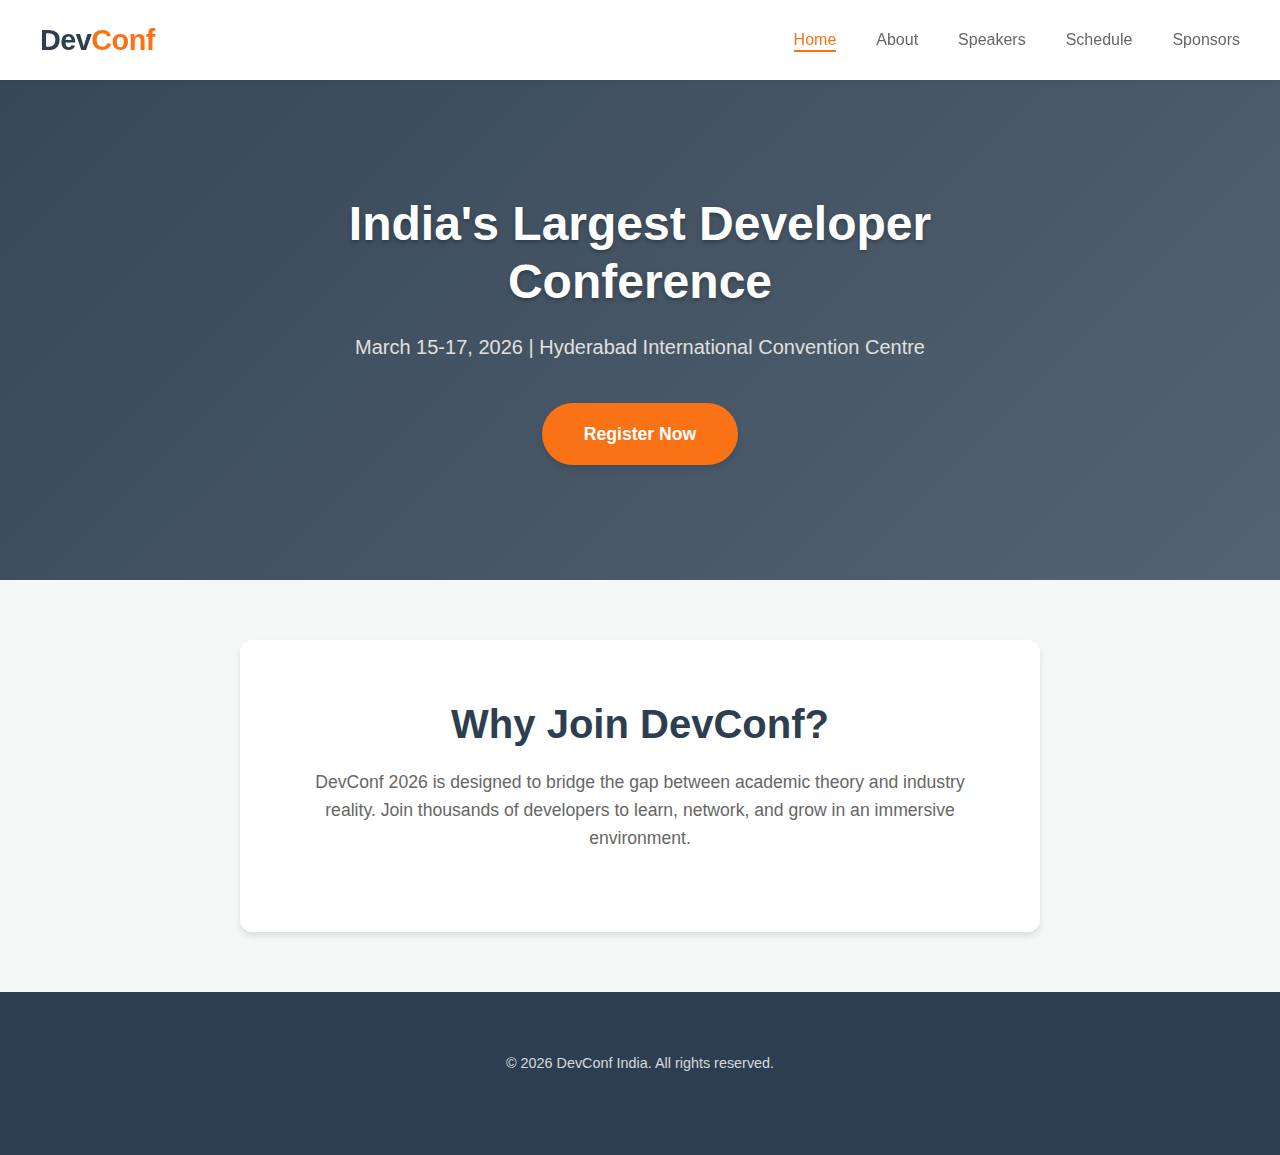
<file: index.html>
<!doctype html>
<html lang="en">
  <head>
    <meta charset="UTF-8" />
    <meta name="viewport" content="width=device-width, initial-scale=1.0" />
    <title>DevConf 2026 - Home</title>
    <link rel="stylesheet" href="css/styles.css" />
  </head>
  <body>
    <!-- Sticky Navbar -->
    <nav class="navbar">
      <div class="logo">Dev<span>Conf</span></div>
      <ul class="nav-links">
        <li><a href="index.html" class="active">Home</a></li>
        <li><a href="pages/about.html">About</a></li>
        <li><a href="pages/speakers.html">Speakers</a></li>
        <li><a href="pages/schedule.html">Schedule</a></li>
        <li><a href="pages/sponsors.html">Sponsors</a></li>
      </ul>
    </nav>

    <!-- Hero Section with Gradient -->
    <header class="hero-section">
      <h1>India's Largest Developer Conference</h1>
      <p class="hero-subtitle">
        March 15-17, 2026 | Hyderabad International Convention Centre
      </p>
      <a href="pages/register.html" class="primary-btn">Register Now</a>
    </header>

    <!-- Main Content -->
    <section class="main-content">
      <div class="info-card">
        <h2>Why Join DevConf?</h2>
        <p>
          DevConf 2026 is designed to bridge the gap between academic theory and
          industry reality. Join thousands of developers to learn, network, and
          grow in an immersive environment.
        </p>
      </div>
    </section>

    <!-- Footer -->
    <footer class="site-footer">
      <p>&copy; 2026 DevConf India. All rights reserved.</p>
    </footer>
  </body>
</html>
</file>
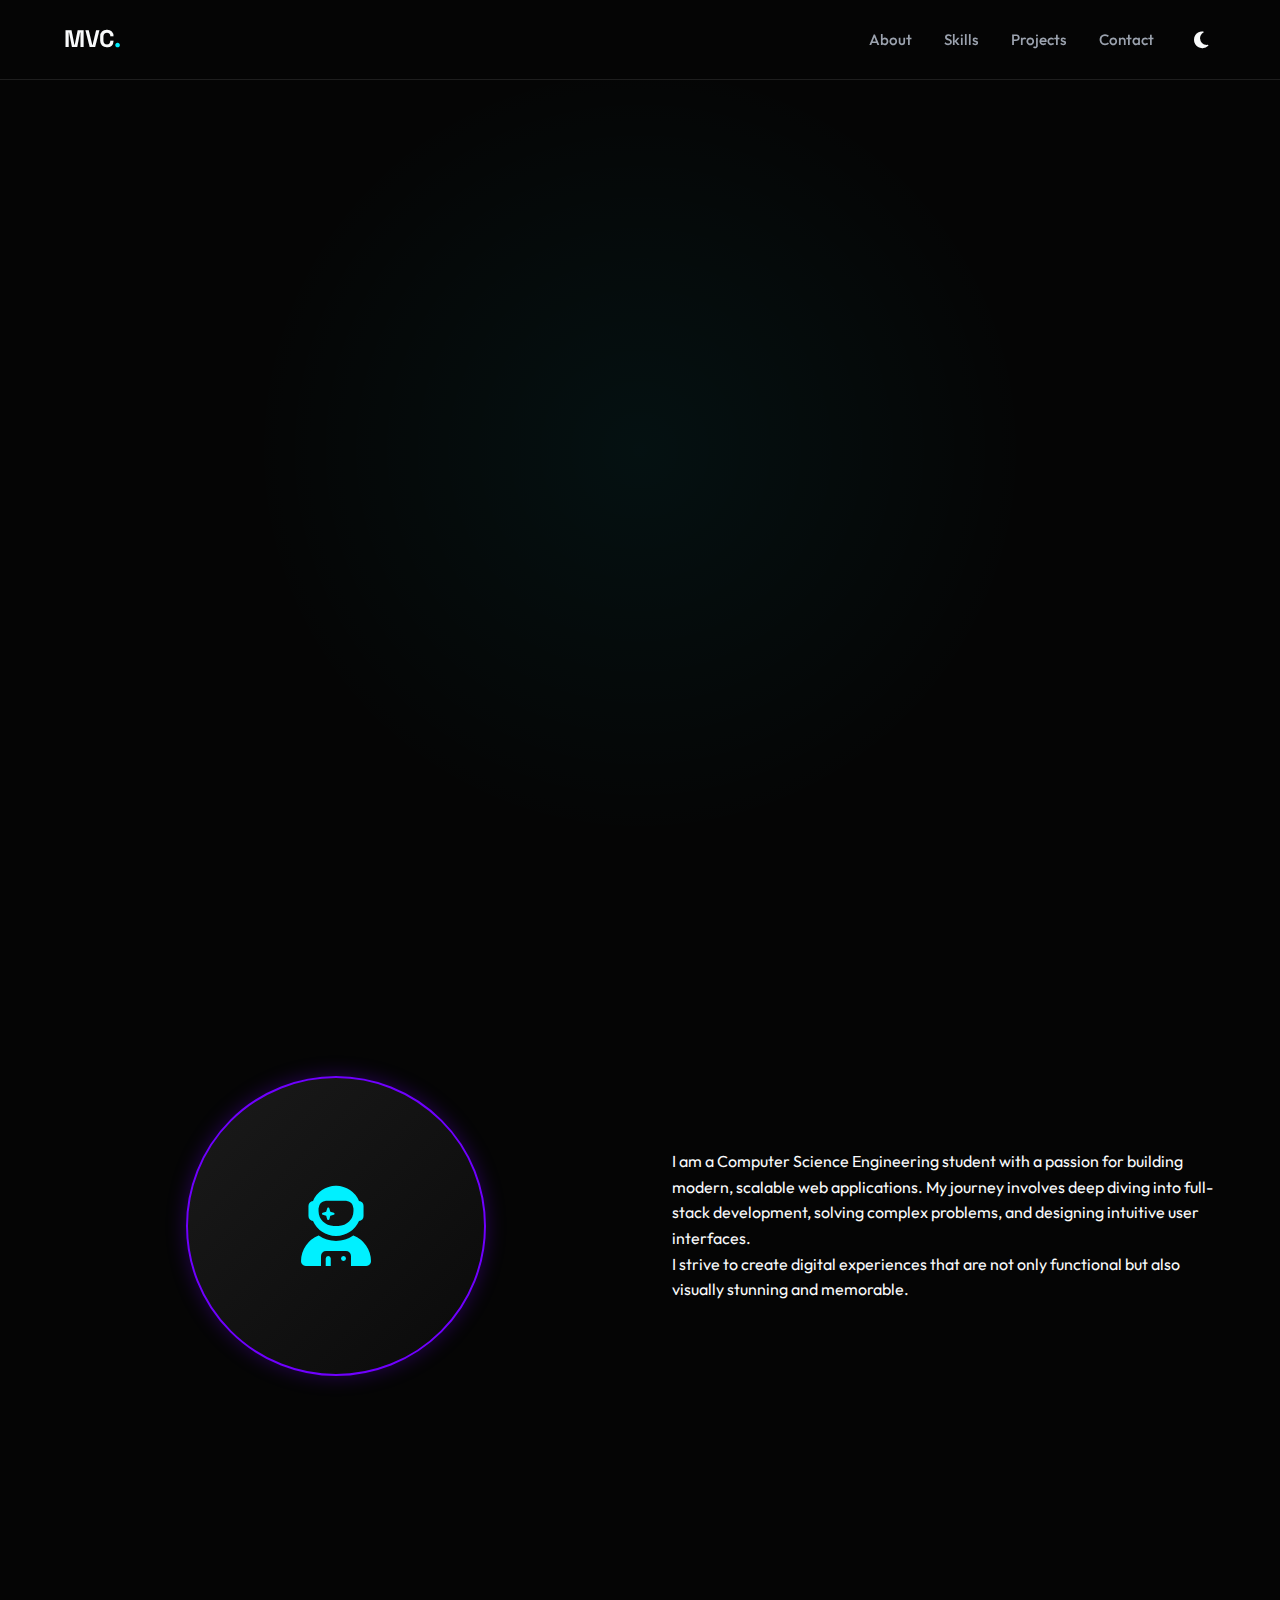
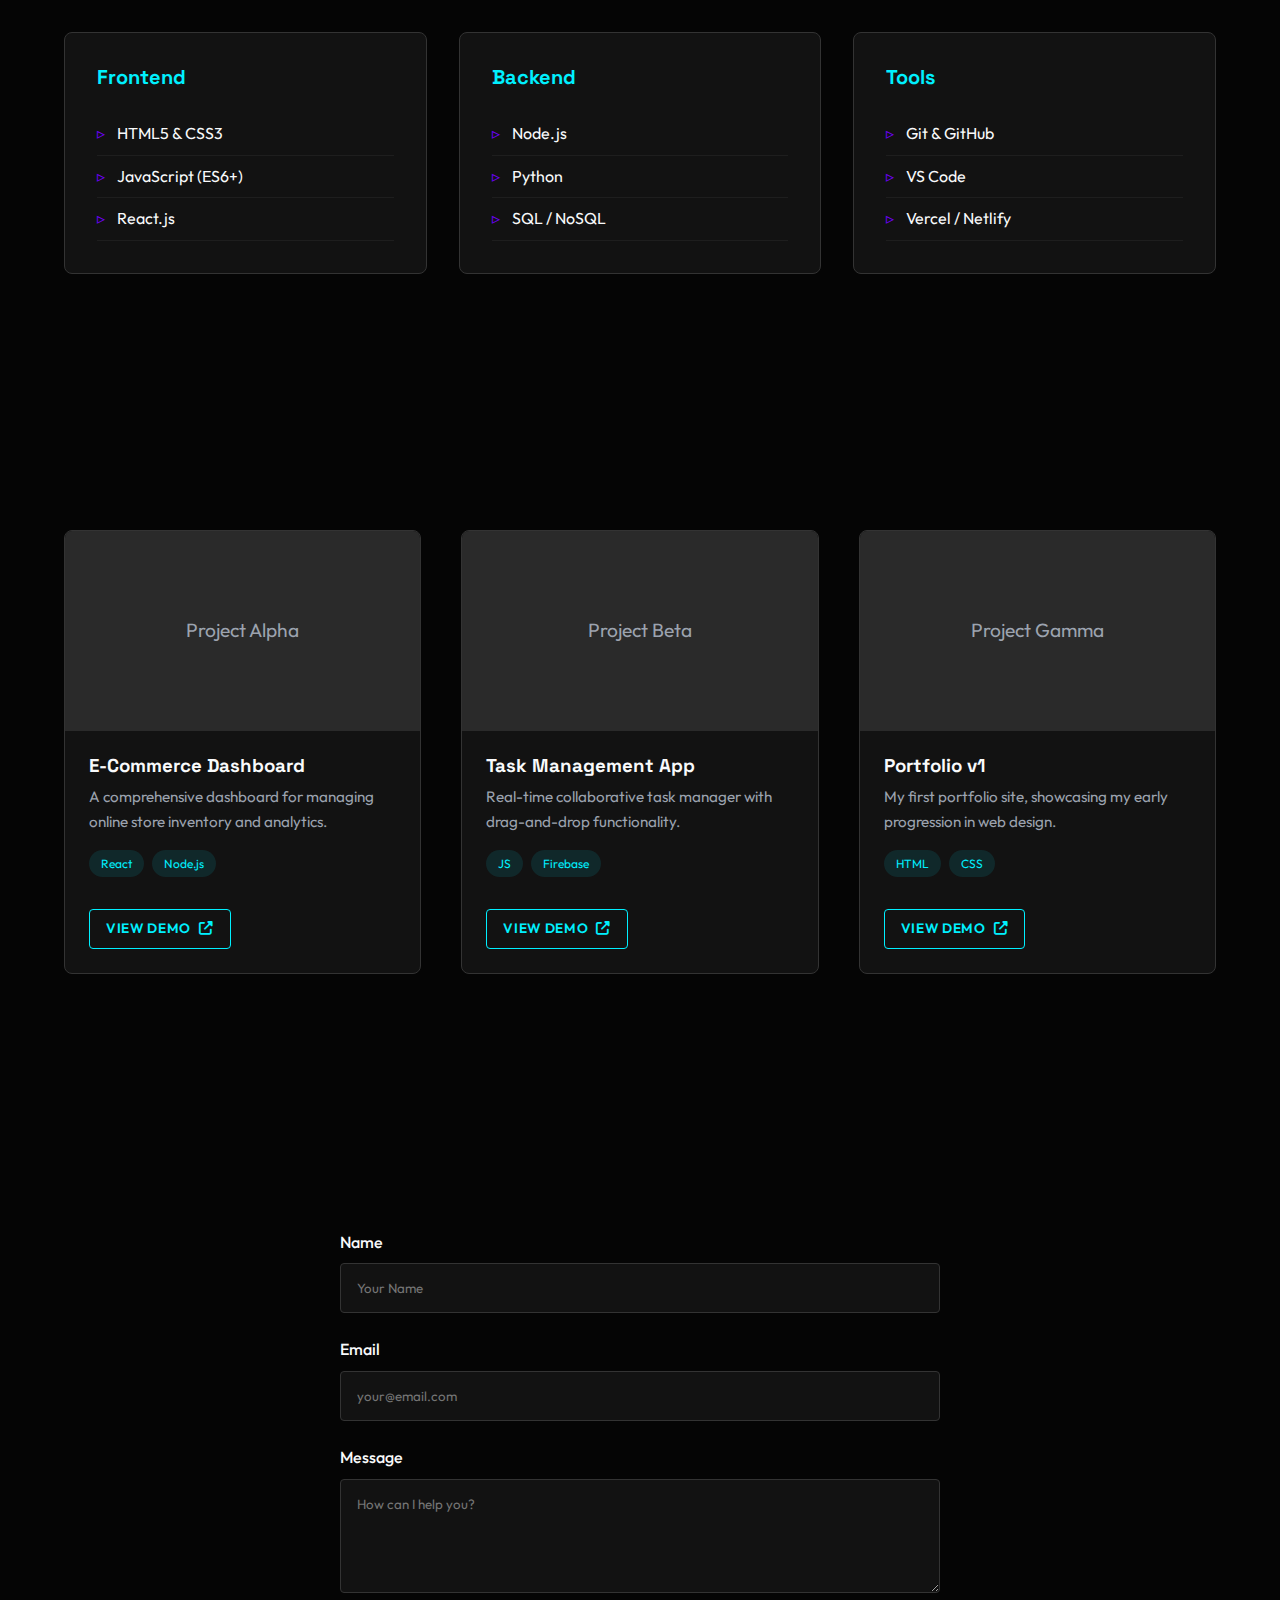
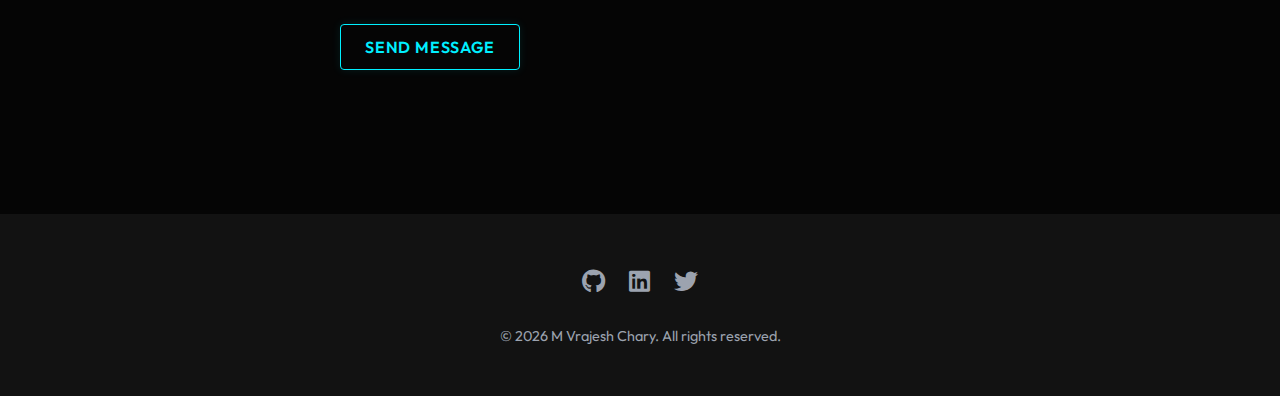
<file: vrajeshchary/index.html>
<!doctype html>
<html lang="en" data-theme="dark">
  <head>
    <meta charset="UTF-8" />
    <meta name="viewport" content="width=device-width, initial-scale=1.0" />
    <title>M Vrajesh Chary | Technical Portfolio</title>
    <meta
      name="description"
      content="Technical resume portfolio of M Vrajesh Chary, BTech CSE student. Showcasing full-stack projects, skills, and experience."
    />

    <!-- Fonts -->
    <link rel="preconnect" href="https://fonts.googleapis.com" />
    <link rel="preconnect" href="https://fonts.gstatic.com" crossorigin />
    <link
      href="https://fonts.googleapis.com/css2?family=Outfit:wght@300;400;500;600;700&family=Space+Grotesk:wght@300;400;500;600;700&display=swap"
      rel="stylesheet"
    />

    <!-- Styles -->
    <link rel="stylesheet" href="css/variables.css" />
    <link rel="stylesheet" href="css/global.css" />
    <link rel="stylesheet" href="css/layout.css" />
    <link rel="stylesheet" href="css/components.css" />
    <link rel="stylesheet" href="css/animations.css" />

    <!-- Icons -->
    <link
      rel="stylesheet"
      href="https://cdnjs.cloudflare.com/ajax/libs/font-awesome/6.4.0/css/all.min.css"
    />
  </head>
  <body>
    <a href="#main-content" class="skip-link">Skip to Content</a>

    <header class="site-header">
      <div class="container header-container">
        <a href="#" class="logo">MVC<span class="accent">.</span></a>

        <button
          class="menu-toggle"
          aria-label="Toggle navigation"
          aria-expanded="false"
        >
          <span class="hamburger"></span>
        </button>

        <nav class="site-nav">
          <ul class="nav-list">
            <li><a href="#about" class="nav-link">About</a></li>
            <li><a href="#skills" class="nav-link">Skills</a></li>
            <li><a href="#projects" class="nav-link">Projects</a></li>
            <li><a href="#contact" class="nav-link">Contact</a></li>
          </ul>
          <button class="theme-toggle" aria-label="Toggle dark mode">
            <i class="fas fa-moon"></i>
          </button>
        </nav>
      </div>
    </header>

    <main id="main-content">
      <!-- Hero Section -->
      <section id="hero" class="hero-section">
        <div class="container hero-content">
          <h1 class="hero-title">
            Hello, I'm <span class="highlight">M Vrajesh Chary</span>
          </h1>
          <h2 class="hero-subtitle">
            BTech CSE Student & Full-Stack Developer
          </h2>
          <p class="hero-bio">
            Building exotic, high-performance web experiences.
          </p>
          <div class="hero-actions">
            <a href="#projects" class="btn btn-primary">View Work</a>
            <a href="#contact" class="btn btn-secondary">Contact Me</a>
          </div>
        </div>
      </section>

      <!-- About Section -->
      <section id="about" class="section about-section">
        <div class="container">
          <h2 class="section-title">About Me</h2>
          <div class="about-grid">
            <div class="about-image">
              <!-- Placeholder for profile image -->
              <div class="image-placeholder">
                <i class="fas fa-user-astronaut"></i>
              </div>
            </div>
            <div class="about-text">
              <p>
                I am a Computer Science Engineering student with a passion for
                building modern, scalable web applications. My journey involves
                deep diving into full-stack development, solving complex
                problems, and designing intuitive user interfaces.
              </p>
              <p>
                I strive to create digital experiences that are not only
                functional but also visually stunning and memorable.
              </p>
            </div>
          </div>
        </div>
      </section>

      <!-- Skills Section -->
      <section id="skills" class="section skills-section">
        <div class="container">
          <h2 class="section-title">Technical Skills</h2>
          <div class="skills-grid">
            <!-- Skills will be populated here -->
            <article class="skill-card">
              <h3>Frontend</h3>
              <ul>
                <li>HTML5 & CSS3</li>
                <li>JavaScript (ES6+)</li>
                <li>React.js</li>
              </ul>
            </article>
            <article class="skill-card">
              <h3>Backend</h3>
              <ul>
                <li>Node.js</li>
                <li>Python</li>
                <li>SQL / NoSQL</li>
              </ul>
            </article>
            <article class="skill-card">
              <h3>Tools</h3>
              <ul>
                <li>Git & GitHub</li>
                <li>VS Code</li>
                <li>Vercel / Netlify</li>
              </ul>
            </article>
          </div>
        </div>
      </section>

      <!-- Projects Section -->
      <section id="projects" class="section projects-section">
        <div class="container">
          <h2 class="section-title">Featured Projects</h2>
          <div class="projects-grid">
            <!-- Project 1 -->
            <figure class="project-card">
              <div class="project-image">
                <div class="image-placeholder">Project Alpha</div>
              </div>
              <figcaption class="project-info">
                <h3>E-Commerce Dashboard</h3>
                <p>
                  A comprehensive dashboard for managing online store inventory
                  and analytics.
                </p>
                <div class="tags">
                  <span class="tag">React</span>
                  <span class="tag">Node.js</span>
                </div>
                <a href="#" class="btn btn-sm"
                  >View Demo <i class="fas fa-external-link-alt"></i
                ></a>
              </figcaption>
            </figure>

            <!-- Project 2 -->
            <figure class="project-card">
              <div class="project-image">
                <div class="image-placeholder">Project Beta</div>
              </div>
              <figcaption class="project-info">
                <h3>Task Management App</h3>
                <p>
                  Real-time collaborative task manager with drag-and-drop
                  functionality.
                </p>
                <div class="tags">
                  <span class="tag">JS</span>
                  <span class="tag">Firebase</span>
                </div>
                <a href="#" class="btn btn-sm"
                  >View Demo <i class="fas fa-external-link-alt"></i
                ></a>
              </figcaption>
            </figure>

            <!-- Project 3 -->
            <figure class="project-card">
              <div class="project-image">
                <div class="image-placeholder">Project Gamma</div>
              </div>
              <figcaption class="project-info">
                <h3>Portfolio v1</h3>
                <p>
                  My first portfolio site, showcasing my early progression in
                  web design.
                </p>
                <div class="tags">
                  <span class="tag">HTML</span>
                  <span class="tag">CSS</span>
                </div>
                <a href="#" class="btn btn-sm"
                  >View Demo <i class="fas fa-external-link-alt"></i
                ></a>
              </figcaption>
            </figure>
          </div>
        </div>
      </section>

      <!-- Contact Section -->
      <section id="contact" class="section contact-section">
        <div class="container">
          <h2 class="section-title">Get In Touch</h2>
          <div class="contact-wrapper">
            <form class="contact-form" action="#" method="POST">
              <div class="form-group">
                <label for="name">Name</label>
                <input
                  type="text"
                  id="name"
                  name="name"
                  required
                  placeholder="Your Name"
                />
              </div>
              <div class="form-group">
                <label for="email">Email</label>
                <input
                  type="email"
                  id="email"
                  name="email"
                  required
                  placeholder="your@email.com"
                />
              </div>
              <div class="form-group">
                <label for="message">Message</label>
                <textarea
                  id="message"
                  name="message"
                  rows="5"
                  required
                  placeholder="How can I help you?"
                ></textarea>
              </div>
              <button type="submit" class="btn btn-primary">
                Send Message
              </button>
            </form>
          </div>
        </div>
      </section>
    </main>

    <footer class="site-footer">
      <div class="container">
        <div class="social-links">
          <a
            href="https://github.com/VrajeshChary"
            target="_blank"
            aria-label="GitHub"
            ><i class="fab fa-github"></i
          ></a>
          <a
            href="https://www.linkedin.com/in/vrajeshchary/"
            target="_blank"
            aria-label="LinkedIn"
            ><i class="fab fa-linkedin"></i
          ></a>
          <a
            href="https://x.com/VrajeshChary"
            target="_blank"
            aria-label="Twitter"
            ><i class="fab fa-twitter"></i
          ></a>
        </div>
        <p class="copyright">
          &copy; 2026 M Vrajesh Chary. All rights reserved.
        </p>
      </div>
    </footer>

    <script src="js/main.js"></script>
  </body>
</html>
</file>
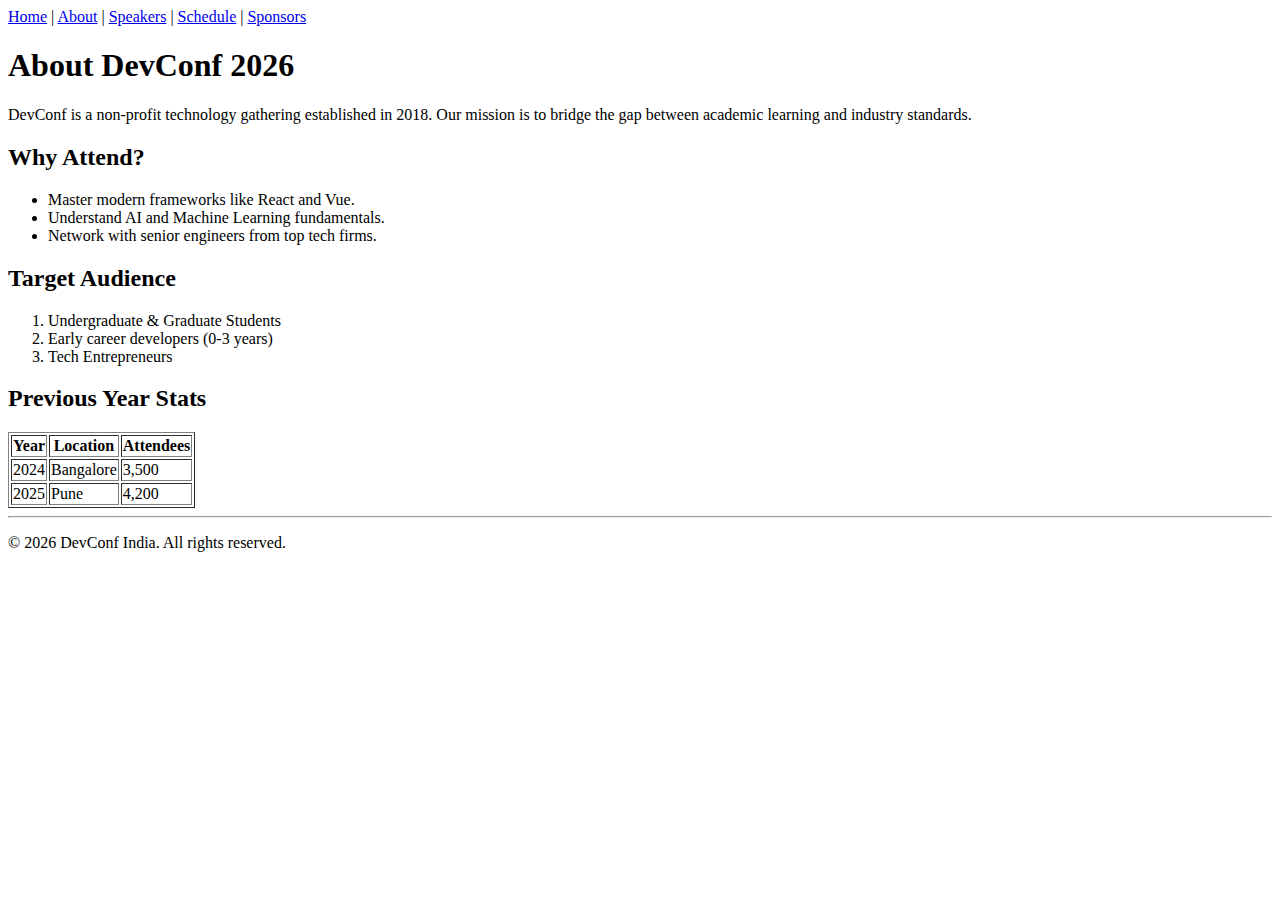
<file: Day-01/about.html>
<!DOCTYPE html>
<html lang="en">
<head>
  <meta charset="UTF-8">
  <title>DevConf 2026 - About</title>
</head>
<body>
  <nav>
    <a href="index.html">Home</a> |
    <a href="about.html">About</a> |
    <a href="speakers.html">Speakers</a> |
    <a href="schedule.html">Schedule</a> |
    <a href="sponsors.html">Sponsors</a>
  </nav>

  <main>
    <h1>About DevConf 2026</h1>
    <p>DevConf is a non-profit technology gathering established in 2018. Our mission is to bridge the gap between academic learning and industry standards.</p>
    
    <h2>Why Attend?</h2>
    <ul>
      <li>Master modern frameworks like React and Vue.</li>
      <li>Understand AI and Machine Learning fundamentals.</li>
      <li>Network with senior engineers from top tech firms.</li>
    </ul>

    <h2>Target Audience</h2>
    <ol>
      <li>Undergraduate & Graduate Students</li>
      <li>Early career developers (0-3 years)</li>
      <li>Tech Entrepreneurs</li>
    </ol>

    <h2>Previous Year Stats</h2>
    <table border="1">
      <thead>
        <tr><th>Year</th><th>Location</th><th>Attendees</th></tr>
      </thead>
      <tbody>
        <tr><td>2024</td><td>Bangalore</td><td>3,500</td></tr>
        <tr><td>2025</td><td>Pune</td><td>4,200</td></tr>
      </tbody>
    </table>
  </main>

  <footer>
    <hr>
    <p>&copy; 2026 DevConf India. All rights reserved.</p>
  </footer>
</body>
</html>
</file>
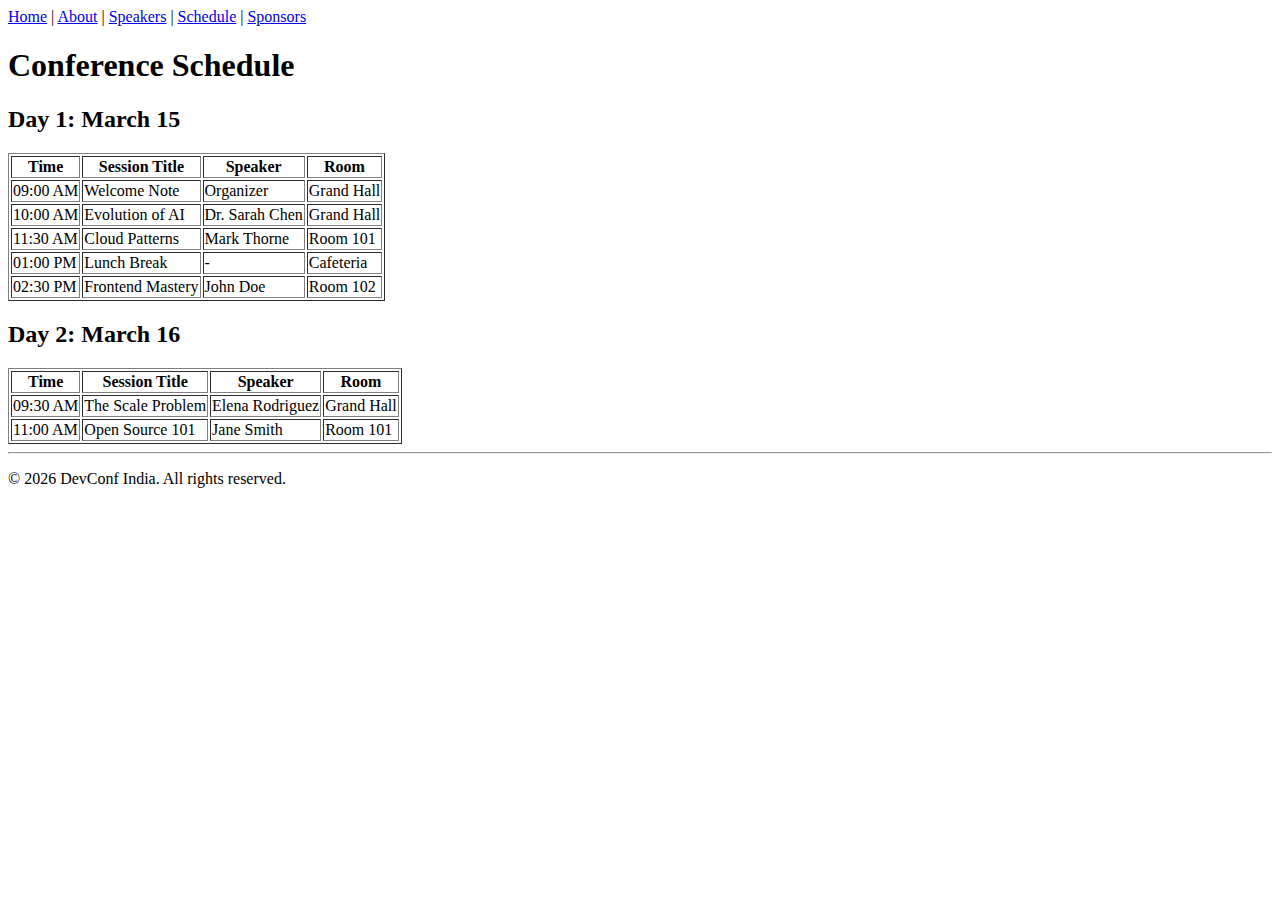
<file: Day-01/schedule.html>
<!DOCTYPE html>
<html lang="en">
<head>
  <meta charset="UTF-8">
  <title>DevConf 2026 - Schedule</title>
</head>
<body>
  <nav>
    <a href="index.html">Home</a> |
    <a href="about.html">About</a> |
    <a href="speakers.html">Speakers</a> |
    <a href="schedule.html">Schedule</a> |
    <a href="sponsors.html">Sponsors</a>
  </nav>

  <main>
    <h1>Conference Schedule</h1>
    
    <h2>Day 1: March 15</h2>
    <table border="1">
      <thead>
        <tr><th>Time</th><th>Session Title</th><th>Speaker</th><th>Room</th></tr>
      </thead>
      <tbody>
        <tr><td>09:00 AM</td><td>Welcome Note</td><td>Organizer</td><td>Grand Hall</td></tr>
        <tr><td>10:00 AM</td><td>Evolution of AI</td><td>Dr. Sarah Chen</td><td>Grand Hall</td></tr>
        <tr><td>11:30 AM</td><td>Cloud Patterns</td><td>Mark Thorne</td><td>Room 101</td></tr>
        <tr><td>01:00 PM</td><td>Lunch Break</td><td>-</td><td>Cafeteria</td></tr>
        <tr><td>02:30 PM</td><td>Frontend Mastery</td><td>John Doe</td><td>Room 102</td></tr>
      </tbody>
    </table>

    <h2>Day 2: March 16</h2>
    <table border="1">
      <thead>
        <tr><th>Time</th><th>Session Title</th><th>Speaker</th><th>Room</th></tr>
      </thead>
      <tbody>
        <tr><td>09:30 AM</td><td>The Scale Problem</td><td>Elena Rodriguez</td><td>Grand Hall</td></tr>
        <tr><td>11:00 AM</td><td>Open Source 101</td><td>Jane Smith</td><td>Room 101</td></tr>
      </tbody>
    </table>
  </main>

  <footer>
    <hr>
    <p>&copy; 2026 DevConf India. All rights reserved.</p>
  </footer>
</body>
</html>
</file>
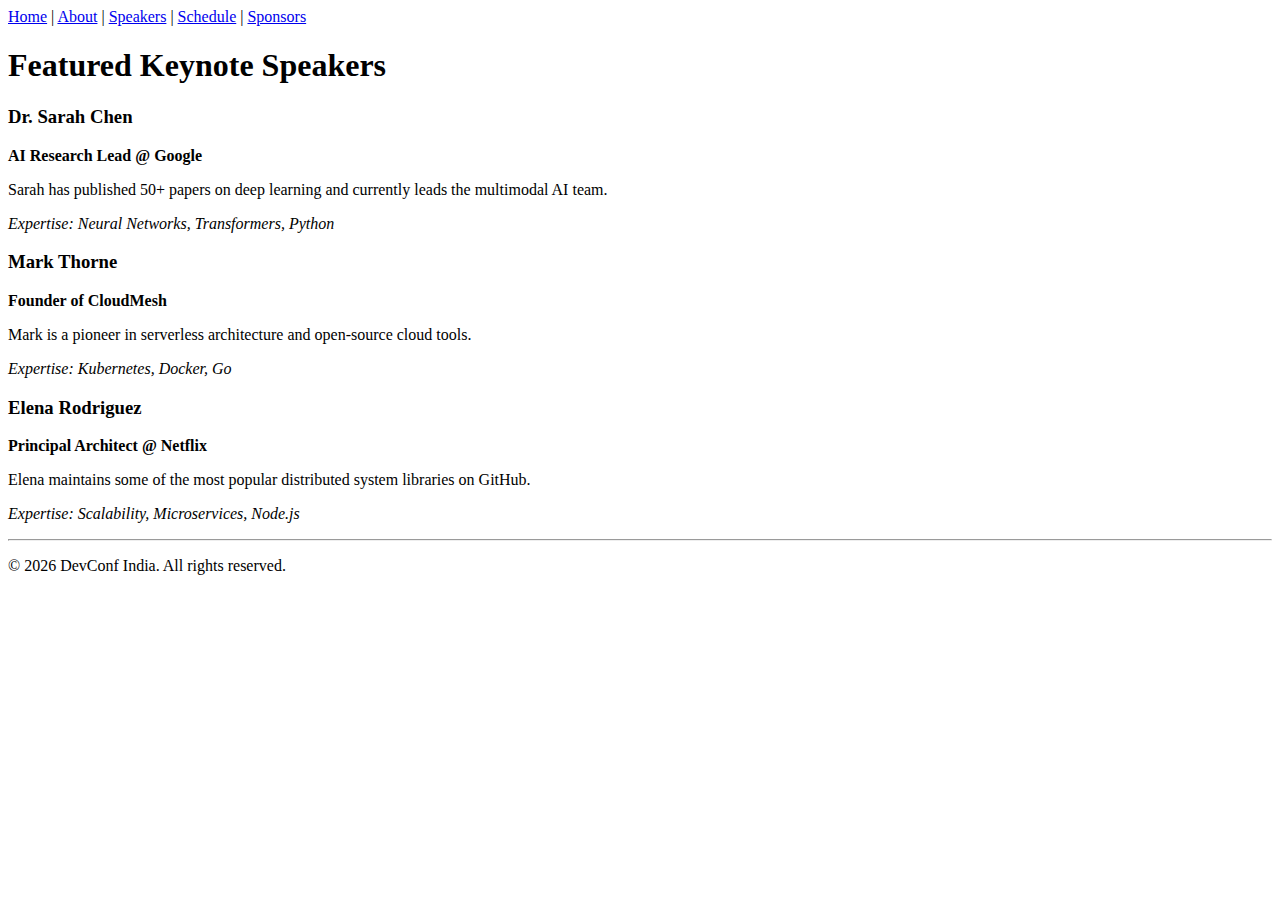
<file: Day-01/speakers.html>
<!DOCTYPE html>
<html lang="en">
<head>
  <meta charset="UTF-8">
  <title>DevConf 2026 - Speakers</title>
</head>
<body>
  <nav>
    <a href="index.html">Home</a> |
    <a href="about.html">About</a> |
    <a href="speakers.html">Speakers</a> |
    <a href="schedule.html">Schedule</a> |
    <a href="sponsors.html">Sponsors</a>
  </nav>

  <main>
    <h1>Featured Keynote Speakers</h1>
    
    <div class="speaker-card">
      <h3>Dr. Sarah Chen</h3>
      <p><strong>AI Research Lead @ Google</strong></p>
      <p>Sarah has published 50+ papers on deep learning and currently leads the multimodal AI team.</p>
      <p><em>Expertise: Neural Networks, Transformers, Python</em></p>
    </div>

    <div class="speaker-card">
      <h3>Mark Thorne</h3>
      <p><strong>Founder of CloudMesh</strong></p>
      <p>Mark is a pioneer in serverless architecture and open-source cloud tools.</p>
      <p><em>Expertise: Kubernetes, Docker, Go</em></p>
    </div>

    <div class="speaker-card">
      <h3>Elena Rodriguez</h3>
      <p><strong>Principal Architect @ Netflix</strong></p>
      <p>Elena maintains some of the most popular distributed system libraries on GitHub.</p>
      <p><em>Expertise: Scalability, Microservices, Node.js</em></p>
    </div>
  </main>

  <footer>
    <hr>
    <p>&copy; 2026 DevConf India. All rights reserved.</p>
  </footer>
</body>
</html>
</file>
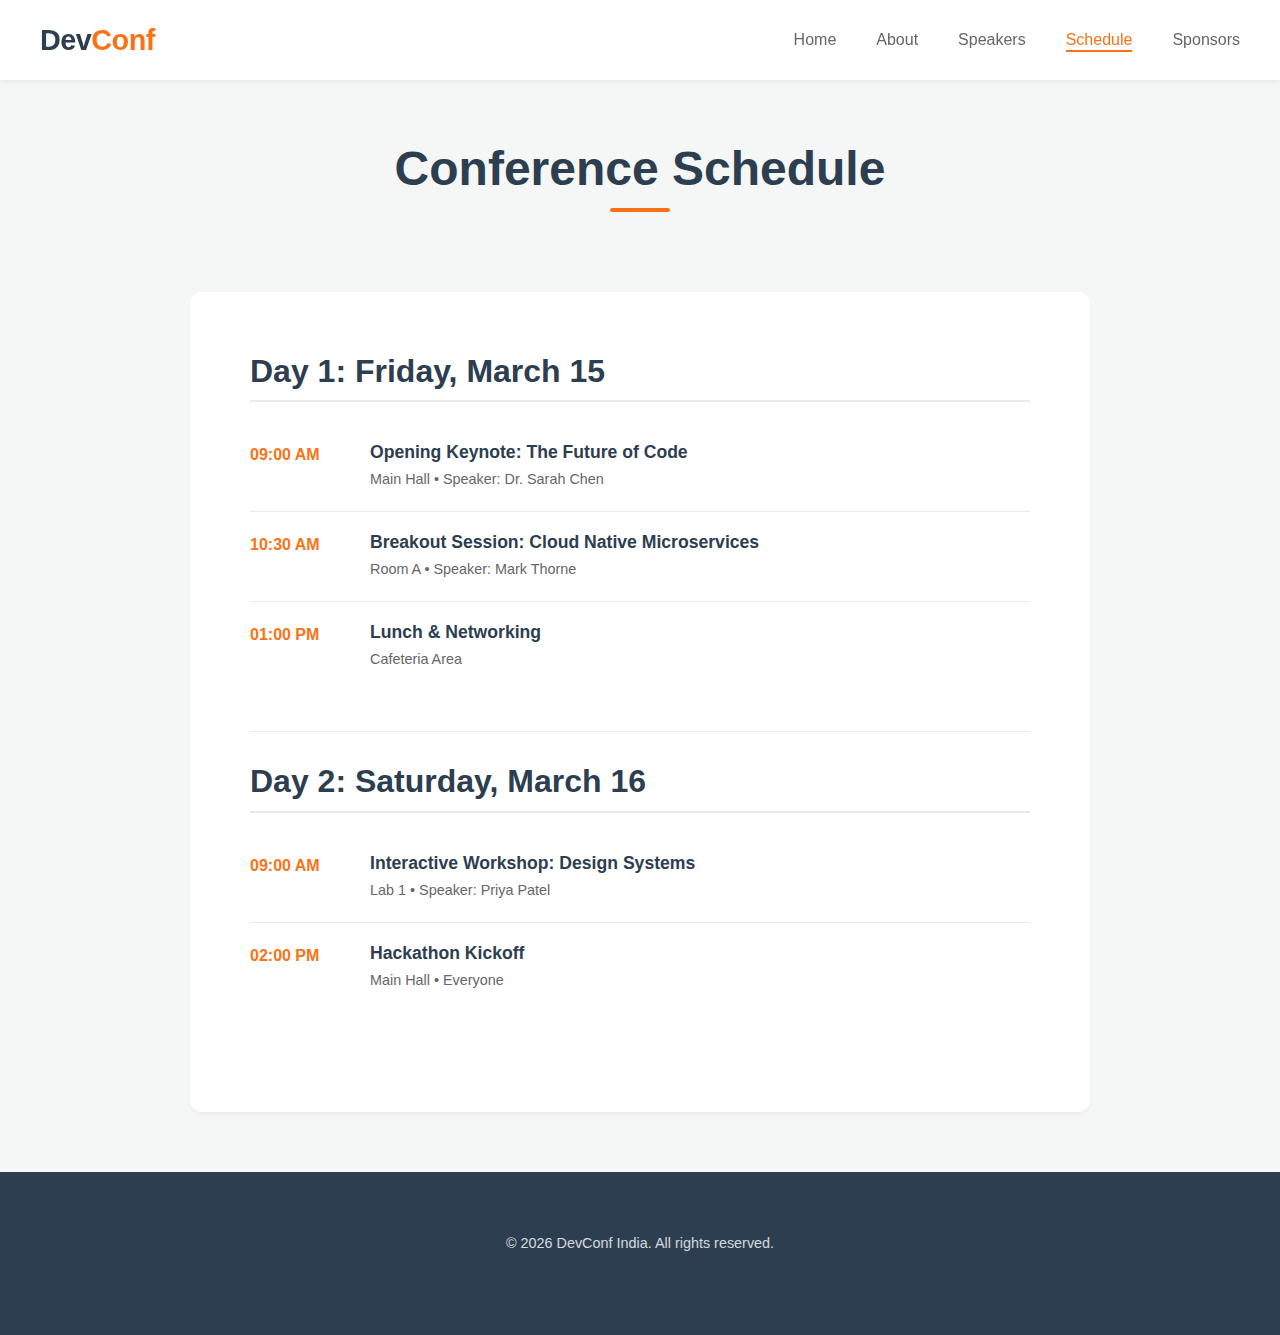
<file: pages/schedule.html>
<!doctype html>
<html lang="en">
  <head>
    <meta charset="UTF-8" />
    <meta name="viewport" content="width=device-width, initial-scale=1.0" />
    <title>Schedule - DevConf 2026</title>
    <link rel="stylesheet" href="../css/styles.css" />
  </head>
  <body>
    <nav class="navbar">
      <div class="logo">Dev<span>Conf</span></div>
      <ul class="nav-links">
        <li><a href="../index.html">Home</a></li>
        <li><a href="about.html">About</a></li>
        <li><a href="speakers.html">Speakers</a></li>
        <li><a href="schedule.html" class="active">Schedule</a></li>
        <li><a href="sponsors.html">Sponsors</a></li>
      </ul>
    </nav>

    <main class="page-container">
      <h1 class="page-title">Conference Schedule</h1>

      <div class="content-box">
        <!-- Day 1 -->
        <div class="schedule-day">
          <h3>Day 1: Friday, March 15</h3>

          <div class="schedule-item">
            <div class="schedule-time">09:00 AM</div>
            <div class="schedule-details">
              <h4>Opening Keynote: The Future of Code</h4>
              <p>Main Hall • Speaker: Dr. Sarah Chen</p>
            </div>
          </div>

          <div class="schedule-item">
            <div class="schedule-time">10:30 AM</div>
            <div class="schedule-details">
              <h4>Breakout Session: Cloud Native Microservices</h4>
              <p>Room A • Speaker: Mark Thorne</p>
            </div>
          </div>

          <div class="schedule-item">
            <div class="schedule-time">01:00 PM</div>
            <div class="schedule-details">
              <h4>Lunch & Networking</h4>
              <p>Cafeteria Area</p>
            </div>
          </div>
        </div>

        <!-- Divider -->
        <hr
          style="
            border: 0;
            border-top: 1px solid var(--color-border);
            margin: 30px 0;
          "
        />

        <!-- Day 2 -->
        <div class="schedule-day">
          <h3>Day 2: Saturday, March 16</h3>

          <div class="schedule-item">
            <div class="schedule-time">09:00 AM</div>
            <div class="schedule-details">
              <h4>Interactive Workshop: Design Systems</h4>
              <p>Lab 1 • Speaker: Priya Patel</p>
            </div>
          </div>

          <div class="schedule-item">
            <div class="schedule-time">02:00 PM</div>
            <div class="schedule-details">
              <h4>Hackathon Kickoff</h4>
              <p>Main Hall • Everyone</p>
            </div>
          </div>
        </div>
      </div>
    </main>

    <footer class="site-footer">
      <p>&copy; 2026 DevConf India. All rights reserved.</p>
    </footer>
  </body>
</html>
</file>
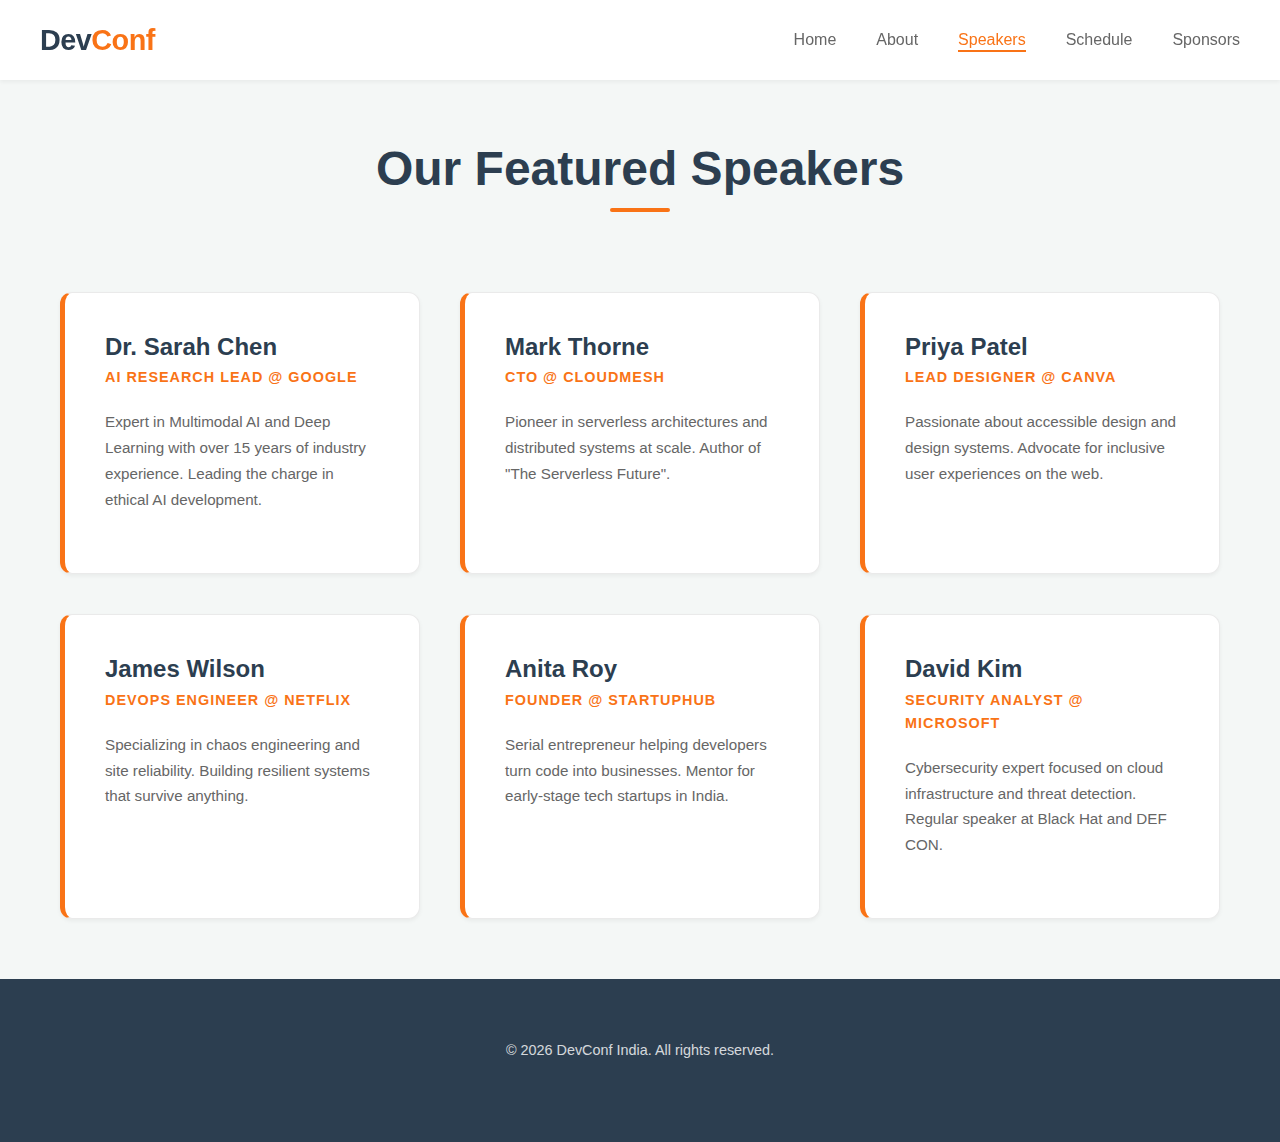
<file: pages/speakers.html>
<!doctype html>
<html lang="en">
  <head>
    <meta charset="UTF-8" />
    <meta name="viewport" content="width=device-width, initial-scale=1.0" />
    <title>Speakers - DevConf 2026</title>
    <link rel="stylesheet" href="../css/styles.css" />
  </head>
  <body>
    <!-- Navigation using Flexbox -->
    <nav class="navbar">
      <div class="logo">Dev<span>Conf</span></div>
      <ul class="nav-links">
        <li><a href="../index.html">Home</a></li>
        <li><a href="about.html">About</a></li>
        <li><a href="speakers.html" class="active">Speakers</a></li>
        <li><a href="schedule.html">Schedule</a></li>
        <li><a href="sponsors.html">Sponsors</a></li>
      </ul>
    </nav>

    <main class="page-container">
      <h1 class="page-title">Our Featured Speakers</h1>

      <!-- Grid Container -->
      <div class="speaker-grid">
        <!-- Speaker 1 -->
        <div class="speaker-profile">
          <h4>Dr. Sarah Chen</h4>
          <p class="role">AI Research Lead @ Google</p>
          <p class="bio">
            Expert in Multimodal AI and Deep Learning with over 15 years of
            industry experience. Leading the charge in ethical AI development.
          </p>
        </div>

        <!-- Speaker 2 -->
        <div class="speaker-profile">
          <h4>Mark Thorne</h4>
          <p class="role">CTO @ CloudMesh</p>
          <p class="bio">
            Pioneer in serverless architectures and distributed systems at
            scale. Author of "The Serverless Future".
          </p>
        </div>

        <!-- Speaker 3 -->
        <div class="speaker-profile">
          <h4>Priya Patel</h4>
          <p class="role">Lead Designer @ Canva</p>
          <p class="bio">
            Passionate about accessible design and design systems. Advocate for
            inclusive user experiences on the web.
          </p>
        </div>

        <!-- Speaker 4 -->
        <div class="speaker-profile">
          <h4>James Wilson</h4>
          <p class="role">DevOps Engineer @ Netflix</p>
          <p class="bio">
            Specializing in chaos engineering and site reliability. Building
            resilient systems that survive anything.
          </p>
        </div>

        <!-- Speaker 5 -->
        <div class="speaker-profile">
          <h4>Anita Roy</h4>
          <p class="role">Founder @ StartupHub</p>
          <p class="bio">
            Serial entrepreneur helping developers turn code into businesses.
            Mentor for early-stage tech startups in India.
          </p>
        </div>

        <!-- Speaker 6 -->
        <div class="speaker-profile">
          <h4>David Kim</h4>
          <p class="role">Security Analyst @ Microsoft</p>
          <p class="bio">
            Cybersecurity expert focused on cloud infrastructure and threat
            detection. Regular speaker at Black Hat and DEF CON.
          </p>
        </div>
      </div>
    </main>

    <footer class="site-footer">
      <p>&copy; 2026 DevConf India. All rights reserved.</p>
    </footer>
  </body>
</html>
</file>
<file: css/styles.css>
/* =========================================
   DevConf 2026 - Phase 2 Stylesheet
   Focus: Advanced Layouts (Flexbox & Grid)
   ========================================= */

/* 
   =========================================
   1. CSS Variables (Theming System)
   =========================================
*/
:root {
  /* Colors */
  --color-primary: #2c3e50; /* Dark Blue */
  --color-accent: #f97316; /* Orange */
  --color-accent-hover: #e8630a; /* Darker Orange */
  --color-bg-body: #f4f7f6; /* Light Grey Background */
  --color-bg-surface: #ffffff; /* White Surface */
  --color-text-main: #333333; /* Dark Grey Text */
  --color-text-light: #666666; /* Medium Grey Text */
  --color-text-muted: #999999; /* Light Grey Text */
  --color-border: #eaeaea; /* Border Color */

  /* Fonts */
  --font-family-body: "Roboto", sans-serif;
  --font-family-heading: "Inter", sans-serif;

  /* Spacing */
  --spacing-xs: 5px;
  --spacing-sm: 10px;
  --spacing-md: 20px;
  --spacing-lg: 40px;
  --spacing-xl: 60px;
  --spacing-xxl: 100px;

  /* Layout */
  --max-width-container: 1200px;
  --header-height: 80px;

  /* Shadows */
  --shadow-sm: 0 2px 4px rgba(0, 0, 0, 0.05);
  --shadow-md: 0 4px 6px rgba(0, 0, 0, 0.1);
  --shadow-lg: 0 10px 15px rgba(0, 0, 0, 0.1);
  --shadow-hover: 0 20px 25px rgba(0, 0, 0, 0.15);

  /* Transitions */
  --transition-fast: 0.2s ease;
  --transition-normal: 0.3s ease;
}

/* =========================================
   2. Global Resets & Basics
   ========================================= */
* {
  box-sizing: border-box;
  margin: 0;
  padding: 0;
}

html {
  scroll-behavior: smooth;
}

body {
  font-family: var(--font-family-body);
  line-height: 1.6;
  color: var(--color-text-main);
  background-color: var(--color-bg-body);
  display: flex;
  flex-direction: column;
  min-height: 100vh;
}

img {
  max-width: 100%;
  display: block;
  height: auto;
}

ul {
  list-style: none;
}

a {
  text-decoration: none;
  color: inherit;
  transition: color var(--transition-fast);
}

/* =========================================
   3. Typography
   ========================================= */
h1,
h2,
h3,
h4,
h5,
h6 {
  font-family: var(--font-family-heading);
  color: var(--color-primary);
  line-height: 1.2;
  margin-bottom: var(--spacing-md);
}

h1 {
  font-size: 3rem;
  font-weight: 800;
}
h2 {
  font-size: 2.5rem;
  font-weight: 700;
}
h3 {
  font-size: 2rem;
  font-weight: 600;
}
h4 {
  font-size: 1.5rem;
  font-weight: 600;
}

p {
  margin-bottom: var(--spacing-md);
}

/* =========================================
   4. Navigation (Flexbox & Sticky)
   ========================================= */
.navbar {
  display: flex; /* Flexbox Requirement */
  justify-content: space-between;
  align-items: center;
  padding: 0 var(--spacing-lg);
  height: var(--header-height);
  background-color: var(--color-bg-surface);
  box-shadow: var(--shadow-sm);

  /* Sticky Positioning Requirement */
  position: sticky;
  top: 0;
  z-index: 1000;
  width: 100%;
}

.logo {
  font-family: var(--font-family-heading);
  font-size: 1.8rem;
  font-weight: 800;
  color: var(--color-primary);
  letter-spacing: -0.5px;
}

.logo span {
  color: var(--color-accent);
}

.nav-links {
  display: flex; /* Flexbox for links */
  gap: var(--spacing-lg); /* Consistent spacing */
}

.nav-links a {
  font-weight: 500;
  color: var(--color-text-light);
  position: relative;
  font-size: 1rem;
}

.nav-links a:hover,
.nav-links a.active {
  color: var(--color-accent);
}

/* Underline effect for nav links */
.nav-links a::after {
  content: "";
  position: absolute;
  width: 0;
  height: 2px;
  bottom: -4px;
  left: 0;
  background-color: var(--color-accent);
  transition: width var(--transition-fast);
}

.nav-links a:hover::after,
.nav-links a.active::after {
  width: 100%;
}

/* =========================================
   5. Hero Section (Gradients & Backgrounds)
   ========================================= */
.hero-section {
  display: flex;
  flex-direction: column;
  justify-content: center;
  align-items: center;
  text-align: center;
  padding: var(--spacing-xxl) var(--spacing-md);

  /* Requirement: linear-gradient */
  background:
    linear-gradient(135deg, rgba(44, 62, 80, 0.95), rgba(44, 62, 80, 0.8)),
    url("https://images.unsplash.com/photo-1540575467063-178a50c2df87?ixlib=rb-4.0.3&auto=format&fit=crop&w=1920&q=80");
  background-size: cover; /* Requirement */
  background-position: center;
  background-repeat: no-repeat;
  color: var(--color-bg-surface);
  min-height: 500px;
}

.hero-section h1 {
  color: var(--color-bg-surface);
  max-width: 800px;
  margin-bottom: var(--spacing-md);
  text-shadow: 0 2px 4px rgba(0, 0, 0, 0.3);
}

.hero-subtitle {
  font-size: 1.25rem;
  color: #e0e0e0;
  margin-bottom: var(--spacing-lg);
  max-width: 600px;
}

/* Button Component */
.primary-btn {
  display: inline-block;
  background-color: var(--color-accent);
  color: var(--color-bg-surface);
  padding: 15px 40px;
  border-radius: 50px;
  font-weight: 600;
  font-size: 1.1rem;
  box-shadow: var(--shadow-md);
  transition: all var(--transition-normal);
  border: 2px solid transparent;
}

.primary-btn:hover {
  background-color: var(--color-accent-hover);
  transform: translateY(-2px);
  box-shadow: var(--shadow-lg);
}

/* =========================================
   6. Layout Containers
   ========================================= */
.page-container {
  max-width: var(--max-width-container);
  margin: 0 auto;
  padding: var(--spacing-xl) var(--spacing-md);
  width: 100%;
  flex: 1; /* Pushes footer down */
}

.page-title {
  text-align: center;
  margin-bottom: var(--spacing-xl);
  position: relative;
  padding-bottom: var(--spacing-md);
}

.page-title::after {
  content: "";
  display: block;
  width: 60px;
  height: 4px;
  background-color: var(--color-accent);
  margin: var(--spacing-sm) auto 0;
  border-radius: 2px;
}

/* =========================================
   7. Speaker Grid (CSS Grid System)
   ========================================= */
.speaker-grid {
  /* Requirement: display: grid */
  display: grid;

  /* Requirement: Responsive columns */
  grid-template-columns: repeat(auto-fit, minmax(300px, 1fr));

  /* Requirement: Gap property */
  gap: var(--spacing-lg);
  margin-top: var(--spacing-lg);
}

/* Speaker Card Styling */
.speaker-profile {
  background-color: var(--color-bg-surface);
  border-radius: 12px;
  padding: var(--spacing-lg);

  /* Requirement: Box Shadow */
  box-shadow: var(--shadow-sm);
  transition:
    transform var(--transition-normal),
    box-shadow var(--transition-normal);
  border: 1px solid var(--color-border);
  border-left: 5px solid var(--color-accent);

  display: flex;
  flex-direction: column;
  height: 100%;
}

/* Hover Effect for Depth */
.speaker-profile:hover {
  transform: translateY(-5px);
  box-shadow: var(--shadow-lg);
}

.speaker-profile h4 {
  margin-bottom: var(--spacing-xs);
  color: var(--color-primary);
}

.speaker-profile .role {
  color: var(--color-accent);
  font-weight: 600;
  font-size: 0.9rem;
  text-transform: uppercase;
  letter-spacing: 1px;
  margin-bottom: var(--spacing-md);
}

.speaker-profile .bio {
  color: var(--color-text-light);
  font-size: 0.95rem;
  line-height: 1.7;
}

/* =========================================
   8. Schedule Layout
   ========================================= */
.content-box {
  background-color: var(--color-bg-surface);
  border-radius: 12px;
  padding: var(--spacing-xl);
  box-shadow: var(--shadow-sm);
  max-width: 900px;
  margin: 0 auto;
}

.schedule-day {
  margin-bottom: var(--spacing-lg);
}

.schedule-day h3 {
  border-bottom: 2px solid var(--color-border);
  padding-bottom: var(--spacing-sm);
  margin-bottom: var(--spacing-md);
  color: var(--color-primary);
}

.schedule-item {
  display: flex;
  align-items: flex-start;
  padding: var(--spacing-md) 0;
  border-bottom: 1px solid var(--color-border);
}

.schedule-item:last-child {
  border-bottom: none;
}

.schedule-time {
  min-width: 120px;
  font-weight: 700;
  color: var(--color-accent);
}

.schedule-details h4 {
  font-size: 1.1rem;
  margin-bottom: 5px;
}

.schedule-details p {
  margin-bottom: 0;
  color: var(--color-text-light);
  font-size: 0.9rem;
}

/* =========================================
   9. Footer
   ========================================= */
.site-footer {
  background-color: var(--color-primary);
  color: var(--color-bg-surface);
  text-align: center;
  padding: var(--spacing-xl) var(--spacing-md);
  margin-top: auto;
}

.site-footer p {
  opacity: 0.8;
  font-size: 0.9rem;
}

/* =========================================
   10. Utility / Misc
   ========================================= */
.main-content {
  padding: var(--spacing-xl) var(--spacing-md);
  max-width: var(--max-width-container);
  margin: 0 auto;
}

/* Info Card (Home Page) */
.info-card {
  background: var(--color-bg-surface);
  padding: var(--spacing-xl);
  border-radius: 12px;
  box-shadow: var(--shadow-md);
  text-align: center;
  max-width: 800px;
  margin: 0 auto;
}

.info-card h2 {
  color: var(--color-primary);
  margin-bottom: var(--spacing-md);
}

.info-card p {
  font-size: 1.1rem;
  color: var(--color-text-light);
}

/* Responsive Adjustments */
@media (max-width: 768px) {
  .hero-section h1 {
    font-size: 2.5rem;
  }

  .navbar {
    flex-direction: column;
    height: auto;
    padding: var(--spacing-md);
  }

  .nav-links {
    margin-top: var(--spacing-md);
    gap: var(--spacing-md);
    flex-wrap: wrap;
    justify-content: center;
  }

  .schedule-item {
    flex-direction: column;
  }

  .schedule-time {
    margin-bottom: 5px;
  }
}
</file>
<file: vrajeshchary/css/variables.css>
:root {
  /* Fonts */
  --font-heading: "Space Grotesk", sans-serif;
  --font-body: "Outfit", sans-serif;

  /* Light Mode (Safe) */
  --color-bg-light: #ffffff;
  --color-surface-light: #f3f4f6;
  --color-text-light: #1f2937;
  --color-text-muted-light: #6b7280;
  --color-primary-light: #2563eb;
  --color-secondary-light: #4f46e5;
  --color-border-light: #e5e7eb;

  /* Dark Mode (Default - Exotic) */
  --color-bg-dark: #050505;
  --color-surface-dark: #121212;
  --color-text-dark: #f9fafb;
  --color-text-muted-dark: #9ca3af;
  /* Neon Accents */
  --color-primary-dark: #00f0ff; /* Cyan Neon */
  --color-secondary-dark: #7000ff; /* Electric Purple */
  --color-accent-dark: #ff0055; /* Hot Pink */
  --color-border-dark: #333333;

  /* Common */
  --gradient-primary: linear-gradient(
    135deg,
    var(--color-primary),
    var(--color-secondary)
  );
  --shadow-sm: 0 1px 2px 0 rgb(0 0 0 / 0.05);
  --shadow-md: 0 4px 6px -1px rgb(0 0 0 / 0.1);
  --shadow-glow: 0 0 15px rgba(0, 240, 255, 0.3);

  --transition-fast: 0.2s ease;
  --transition-normal: 0.3s ease;

  --container-width: 1200px;
  --header-height: 80px;
}

/* Default Theme (Dark) */
[data-theme="dark"] {
  --color-bg: var(--color-bg-dark);
  --color-surface: var(--color-surface-dark);
  --color-text: var(--color-text-dark);
  --color-text-muted: var(--color-text-muted-dark);
  --color-primary: var(--color-primary-dark);
  --color-secondary: var(--color-secondary-dark);
  --color-accent: var(--color-accent-dark);
  --color-border: var(--color-border-dark);
}

/* Light Theme */
[data-theme="light"] {
  --color-bg: var(--color-bg-light);
  --color-surface: var(--color-surface-light);
  --color-text: var(--color-text-light);
  --color-text-muted: var(--color-text-muted-light);
  --color-primary: var(--color-primary-light);
  --color-secondary: var(--color-secondary-light);
  --color-accent: var(--color-secondary-light); /* Fallback */
  --color-border: var(--color-border-light);
}
</file>
<file: vrajeshchary/css/layout.css>
/* Layout Styles */

/* Header */
.site-header {
  position: fixed;
  top: 0;
  left: 0;
  width: 100%;
  height: var(--header-height);
  background: rgba(5, 5, 5, 0.8); /* Dark transparent default */
  backdrop-filter: blur(10px);
  border-bottom: 1px solid rgba(255, 255, 255, 0.1);
  z-index: 1000;
  display: flex;
  align-items: center;
  transition: background-color var(--transition-normal);
}

[data-theme="light"] .site-header {
  background: rgba(255, 255, 255, 0.8);
  border-bottom: 1px solid rgba(0, 0, 0, 0.05);
}

.header-container {
  display: flex;
  justify-content: space-between;
  align-items: center;
  width: 100%;
}

.logo {
  font-family: var(--font-heading);
  font-size: 1.5rem;
  font-weight: 700;
  color: var(--color-text);
  letter-spacing: -0.02em;
}

.logo .accent {
  color: var(--color-primary);
}

/* Navigation */
.site-nav {
  display: flex;
  align-items: center;
  gap: 2rem;
}

.nav-list {
  display: flex;
  gap: 2rem;
}

.nav-link {
  font-size: 0.95rem;
  font-weight: 500;
  color: var(--color-text-muted);
  position: relative;
}

.nav-link:hover,
.nav-link.active {
  color: var(--color-primary);
}

.nav-link::after {
  content: "";
  position: absolute;
  bottom: -4px;
  left: 0;
  width: 0;
  height: 2px;
  background: var(--color-primary);
  transition: width var(--transition-fast);
}

.nav-link:hover::after,
.nav-link.active::after {
  width: 100%;
}

/* Theme Toggle */
.theme-toggle {
  color: var(--color-text);
  font-size: 1.2rem;
  padding: 0.5rem;
  border-radius: 50%;
  transition: background-color var(--transition-fast);
}

.theme-toggle:hover {
  background-color: rgba(255, 255, 255, 0.1);
  color: var(--color-primary);
}

[data-theme="light"] .theme-toggle:hover {
  background-color: rgba(0, 0, 0, 0.05);
}

/* Mobile Menu Toggle */
.menu-toggle {
  display: none;
  font-size: 1.5rem;
  color: var(--color-text);
}

/* Hero Section */
.hero-section {
  min-height: 100vh;
  display: flex;
  align-items: center;
  justify-content: center;
  padding-top: var(--header-height);
  background: radial-gradient(
    circle at 50% 50%,
    rgba(0, 240, 255, 0.05) 0%,
    transparent 50%
  );
}

.hero-content {
  text-align: center;
  max-width: 800px;
}

.hero-title {
  font-size: 4rem;
  font-weight: 700;
  margin-bottom: 1rem;
  letter-spacing: -0.02em;
}

.hero-title .highlight {
  background: var(--gradient-primary);
  -webkit-background-clip: text;
  -webkit-text-fill-color: transparent;
  background-clip: text;
}

.hero-subtitle {
  font-size: 1.5rem;
  color: var(--color-text-muted);
  font-weight: 400;
  margin-bottom: 2rem;
}

.hero-bio {
  font-size: 1.1rem;
  margin-bottom: 3rem;
  max-width: 600px;
  margin-left: auto;
  margin-right: auto;
}

.hero-actions {
  display: flex;
  gap: 1rem;
  justify-content: center;
}

/* Section Grids */
.about-grid {
  display: grid;
  grid-template-columns: 1fr 1fr;
  gap: 4rem;
  align-items: center;
}

.skills-grid {
  display: grid;
  grid-template-columns: repeat(auto-fit, minmax(280px, 1fr));
  gap: 2rem;
}

.projects-grid {
  display: grid;
  grid-template-columns: repeat(auto-fit, minmax(350px, 1fr));
  gap: 2.5rem;
}

/* Footer */
.site-footer {
  padding: 3rem 0;
  text-align: center;
  background-color: var(--color-surface);
  margin-top: 4rem;
}

.social-links {
  display: flex;
  justify-content: center;
  gap: 1.5rem;
  margin-bottom: 1.5rem;
}

.social-links a {
  font-size: 1.5rem;
  color: var(--color-text-muted);
  transition:
    color var(--transition-fast),
    transform var(--transition-fast);
}

.social-links a:hover {
  color: var(--color-primary);
  transform: translateY(-3px);
}

.copyright {
  color: var(--color-text-muted);
  font-size: 0.9rem;
}

/* Responsive */
@media (max-width: 768px) {
  .menu-toggle {
    display: block;
    z-index: 1001;
  }

  .nav-list {
    position: fixed;
    top: 0;
    right: -100%;
    width: 80%;
    max-width: 300px;
    height: 100vh;
    background: var(--color-surface);
    flex-direction: column;
    justify-content: center;
    padding: 2rem;
    box-shadow: var(--shadow-md);
    transition: right var(--transition-normal);
    z-index: 1000;
  }

  .nav-list.active {
    right: 0;
  }

  .hero-title {
    font-size: 2.5rem;
  }

  .about-grid {
    grid-template-columns: 1fr;
    text-align: center;
  }

  .about-image {
    order: -1;
    margin-bottom: 2rem;
  }
}
</file>
<file: vrajeshchary/css/components.css>
/* Components */

/* Buttons */
.btn {
  display: inline-flex;
  align-items: center;
  justify-content: center;
  padding: 0.75rem 1.5rem;
  font-family: var(--font-body);
  font-weight: 600;
  font-size: 1rem;
  border-radius: 4px; /* Slight rounded corners */
  transition: all var(--transition-normal);
  text-transform: uppercase;
  letter-spacing: 0.05em;
}

.btn-primary {
  background: transparent;
  color: var(--color-primary);
  border: 1px solid var(--color-primary);
  box-shadow: 0 0 10px rgba(0, 240, 255, 0.1);
}

.btn-primary:hover {
  background: var(--color-primary);
  color: #000;
  box-shadow: 0 0 20px rgba(0, 240, 255, 0.4);
  transform: translateY(-2px);
}

.btn-secondary {
  background: transparent;
  color: var(--color-text);
  border: 1px solid var(--color-border);
}

.btn-secondary:hover {
  border-color: var(--color-text);
  background: rgba(255, 255, 255, 0.05);
}

.btn-sm {
  padding: 0.5rem 1rem;
  font-size: 0.85rem;
  border: 1px solid var(--color-primary);
  color: var(--color-primary);
  margin-top: 1rem;
  display: inline-flex;
  gap: 0.5rem;
}

.btn-sm:hover {
  background: var(--color-primary);
  color: #000;
}

/* Cards (Skills) */
.skill-card {
  background: var(--color-surface);
  padding: 2rem;
  border-radius: 8px;
  border: 1px solid var(--color-border);
  transition:
    transform var(--transition-normal),
    border-color var(--transition-normal);
  position: relative;
  overflow: hidden;
}

.skill-card:hover {
  transform: translateY(-5px);
  border-color: var(--color-primary);
  box-shadow: var(--shadow-sm);
}

.skill-card h3 {
  color: var(--color-primary);
  margin-bottom: 1.5rem;
  font-size: 1.25rem;
}

.skill-card ul li {
  padding: 0.5rem 0;
  border-bottom: 1px solid rgba(255, 255, 255, 0.05);
  display: flex;
  align-items: center;
}

.skill-card ul li::before {
  content: "▹";
  color: var(--color-secondary);
  margin-right: 0.75rem;
}

/* Cards (Projects) */
.project-card {
  background: var(--color-surface);
  border-radius: 8px;
  overflow: hidden;
  border: 1px solid var(--color-border);
  transition: transform var(--transition-normal);
}

.project-card:hover {
  transform: translateY(-5px);
  border-color: var(--color-primary);
}

.project-image {
  height: 200px;
  background: #2a2a2a;
  display: flex;
  align-items: center;
  justify-content: center;
  overflow: hidden;
}

.image-placeholder {
  color: var(--color-text-muted);
  font-size: 1.2rem;
}

.project-info {
  padding: 1.5rem;
}

.project-info h3 {
  margin-bottom: 0.5rem;
}

.project-info p {
  color: var(--color-text-muted);
  font-size: 0.95rem;
  margin-bottom: 1rem;
}

.tags {
  display: flex;
  gap: 0.5rem;
  flex-wrap: wrap;
  margin-bottom: 1rem;
}

.tag {
  font-size: 0.75rem;
  background: rgba(0, 240, 255, 0.1);
  color: var(--color-primary);
  padding: 0.25rem 0.75rem;
  border-radius: 100px;
}

/* Forms */
.contact-wrapper {
  max-width: 600px;
  margin: 0 auto;
}

.form-group {
  margin-bottom: 1.5rem;
}

.form-group label {
  display: block;
  margin-bottom: 0.5rem;
  font-weight: 500;
}

.form-group input,
.form-group textarea {
  width: 100%;
  padding: 1rem;
  background: var(--color-surface);
  border: 1px solid var(--color-border);
  border-radius: 4px;
  color: var(--color-text);
  font-family: var(--font-body);
  transition: border-color var(--transition-fast);
}

.form-group input:focus,
.form-group textarea:focus {
  outline: none;
  border-color: var(--color-primary);
  box-shadow: 0 0 0 2px rgba(0, 240, 255, 0.1);
}

/* About Image Placeholder */
.about-image {
  display: flex;
  justify-content: center;
}

.about-image .image-placeholder {
  width: 300px;
  height: 300px;
  border-radius: 50%;
  background: linear-gradient(135deg, #1a1a1a, #0a0a0a);
  display: flex;
  align-items: center;
  justify-content: center;
  font-size: 5rem;
  color: var(--color-primary);
  border: 2px solid var(--color-secondary);
  box-shadow: 0 0 20px rgba(112, 0, 255, 0.3);
}
</file>
<file: vrajeshchary/css/animations.css>
/* Animations */

@keyframes fadeIn {
  from {
    opacity: 0;
    transform: translateY(20px);
  }
  to {
    opacity: 1;
    transform: translateY(0);
  }
}

@keyframes slideInRight {
  from {
    opacity: 0;
    transform: translateX(-20px);
  }
  to {
    opacity: 1;
    transform: translateX(0);
  }
}

/* Application */
.hero-content > * {
  opacity: 0;
  animation: fadeIn 0.8s ease forwards;
}

.hero-title {
  animation-delay: 0.2s;
}
.hero-subtitle {
  animation-delay: 0.4s;
}
.hero-bio {
  animation-delay: 0.6s;
}
.hero-actions {
  animation-delay: 0.8s;
}

.section-title {
  opacity: 0;
  /* This will be triggered by JS later on scroll */
  transition:
    opacity 0.6s ease,
    transform 0.6s ease;
  transform: translateY(20px);
}

.section-title.visible {
  opacity: 1;
  transform: translateY(0);
}

.hamburger {
  width: 24px;
  height: 2px;
  background: var(--color-text);
  position: relative;
  transition: all 0.3s ease-in-out;
}

.hamburger::before,
.hamburger::after {
  content: "";
  position: absolute;
  width: 24px;
  height: 2px;
  background: var(--color-text);
  transition: all 0.3s ease-in-out;
}

.hamburger::before {
  transform: translateY(-8px);
}
.hamburger::after {
  transform: translateY(8px);
}

/* Menu Active State */
.menu-toggle.active .hamburger {
  background: transparent;
}

.menu-toggle.active .hamburger::before {
  transform: rotate(45deg);
}

.menu-toggle.active .hamburger::after {
  transform: rotate(-45deg);
}
</file>
<file: vrajeshchary/css/global.css>
/* Reset */
*,
*::before,
*::after {
  box-sizing: border-box;
  margin: 0;
  padding: 0;
}

html {
  scroll-behavior: smooth;
  font-size: 100%;
}

body {
  font-family: var(--font-body);
  background-color: var(--color-bg);
  color: var(--color-text);
  line-height: 1.6;
  transition:
    background-color var(--transition-normal),
    color var(--transition-normal);
  overflow-x: hidden;
}

h1,
h2,
h3,
h4,
h5,
h6 {
  font-family: var(--font-heading);
  color: var(--color-text);
  line-height: 1.2;
  margin-bottom: 1rem;
}

a {
  text-decoration: none;
  color: inherit;
  transition: color var(--transition-fast);
}

ul {
  list-style: none;
}

img {
  max-width: 100%;
  display: block;
}

button {
  cursor: pointer;
  border: none;
  background: none;
  font-family: inherit;
}

/* Utilities */
.container {
  max-width: var(--container-width);
  margin: 0 auto;
  padding: 0 1.5rem;
}

.skip-link {
  position: absolute;
  top: -9999px;
  left: 1rem;
  background: var(--color-primary);
  color: var(--color-bg);
  padding: 0.5rem 1rem;
  z-index: 10000;
}

.skip-link:focus {
  top: 1rem;
}

.section {
  padding: 5rem 0;
}

.section-title {
  font-size: 2.5rem;
  margin-bottom: 3rem;
  text-align: center;
  position: relative;
  display: inline-block;
  left: 50%;
  transform: translateX(-50%);
}

.section-title::after {
  content: "";
  position: absolute;
  bottom: -10px;
  left: 0;
  width: 100%;
  height: 4px;
  background: var(--gradient-primary);
  border-radius: 2px;
}
</file>
